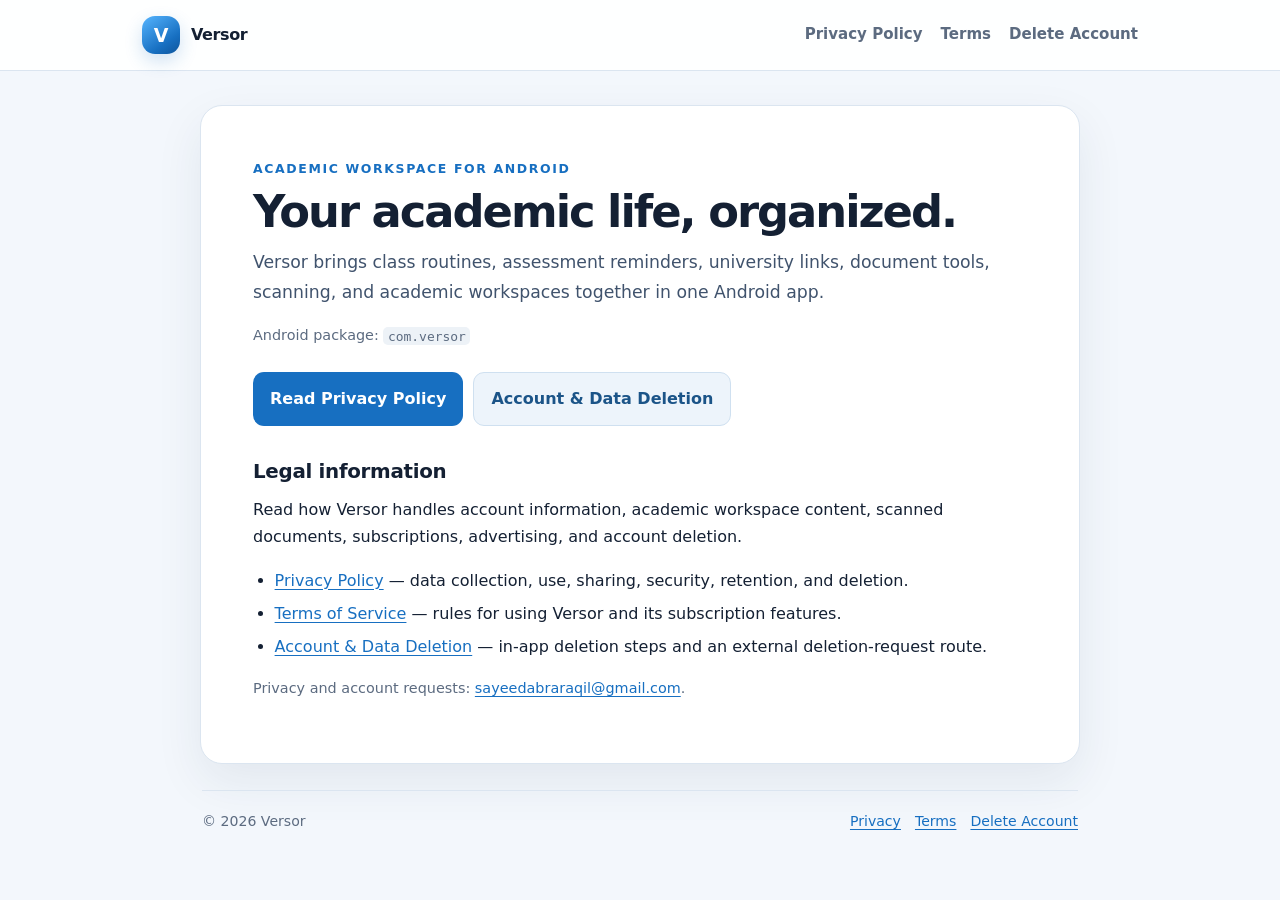
<file: index.html>
<!doctype html>
<html lang="en">
<head>
  <meta charset="utf-8">
  <meta name="viewport" content="width=device-width, initial-scale=1">
  <meta name="description" content="Versor legal information, privacy policy, terms of service, and account deletion instructions.">
  <title>Versor — Legal & Privacy</title>
  <link rel="stylesheet" href="styles.css">
  <script src="site-config.js"></script>
  <script src="site.js" defer></script>
</head>
<body>
  <header class="site-header"><div class="header-inner">
    <a class="brand" href="index.html"><span class="brand-mark">V</span><span>Versor</span></a>
    <nav class="nav" aria-label="Main navigation">
      <a href="privacy.html">Privacy Policy</a><a href="terms.html">Terms</a><a href="delete-account.html">Delete Account</a>
    </nav>
  </div></header>
  <main><section class="paper">
    <div class="eyebrow">Academic workspace for Android</div>
    <h1>Your academic life, organized.</h1>
    <p class="lead">Versor brings class routines, assessment reminders, university links, document tools, scanning, and academic workspaces together in one Android app.</p>
    <p class="meta">Android package: <code>com.versor</code></p>
    <div class="actions">
      <a class="button" href="privacy.html">Read Privacy Policy</a>
      <a class="button secondary" href="delete-account.html">Account &amp; Data Deletion</a>
    </div>
    <h2>Legal information</h2>
    <p>Read how Versor handles account information, academic workspace content, scanned documents, subscriptions, advertising, and account deletion.</p>
    <ul>
      <li><a href="privacy.html">Privacy Policy</a> — data collection, use, sharing, security, retention, and deletion.</li>
      <li><a href="terms.html">Terms of Service</a> — rules for using Versor and its subscription features.</li>
      <li><a href="delete-account.html">Account &amp; Data Deletion</a> — in-app deletion steps and an external deletion-request route.</li>
    </ul>
    <div class="callout warning" data-contact-required>
      <strong>Publication setup required:</strong> the site owner must set a real, monitored privacy contact email in <code>site-config.js</code> before publishing this site or submitting it to Google Play. Do not publish while this notice appears.
    </div>
    <p data-contact-ready class="small hidden">Privacy and account requests: <a data-contact-email href="#">contact Versor</a>.</p>
  </section></main>
  <footer class="site-footer"><div class="footer-inner"><span>© <span id="currentYear"></span> Versor</span><span class="footer-links"><a href="privacy.html">Privacy</a><a href="terms.html">Terms</a><a href="delete-account.html">Delete Account</a></span></div></footer>
</body>
</html>
</file>
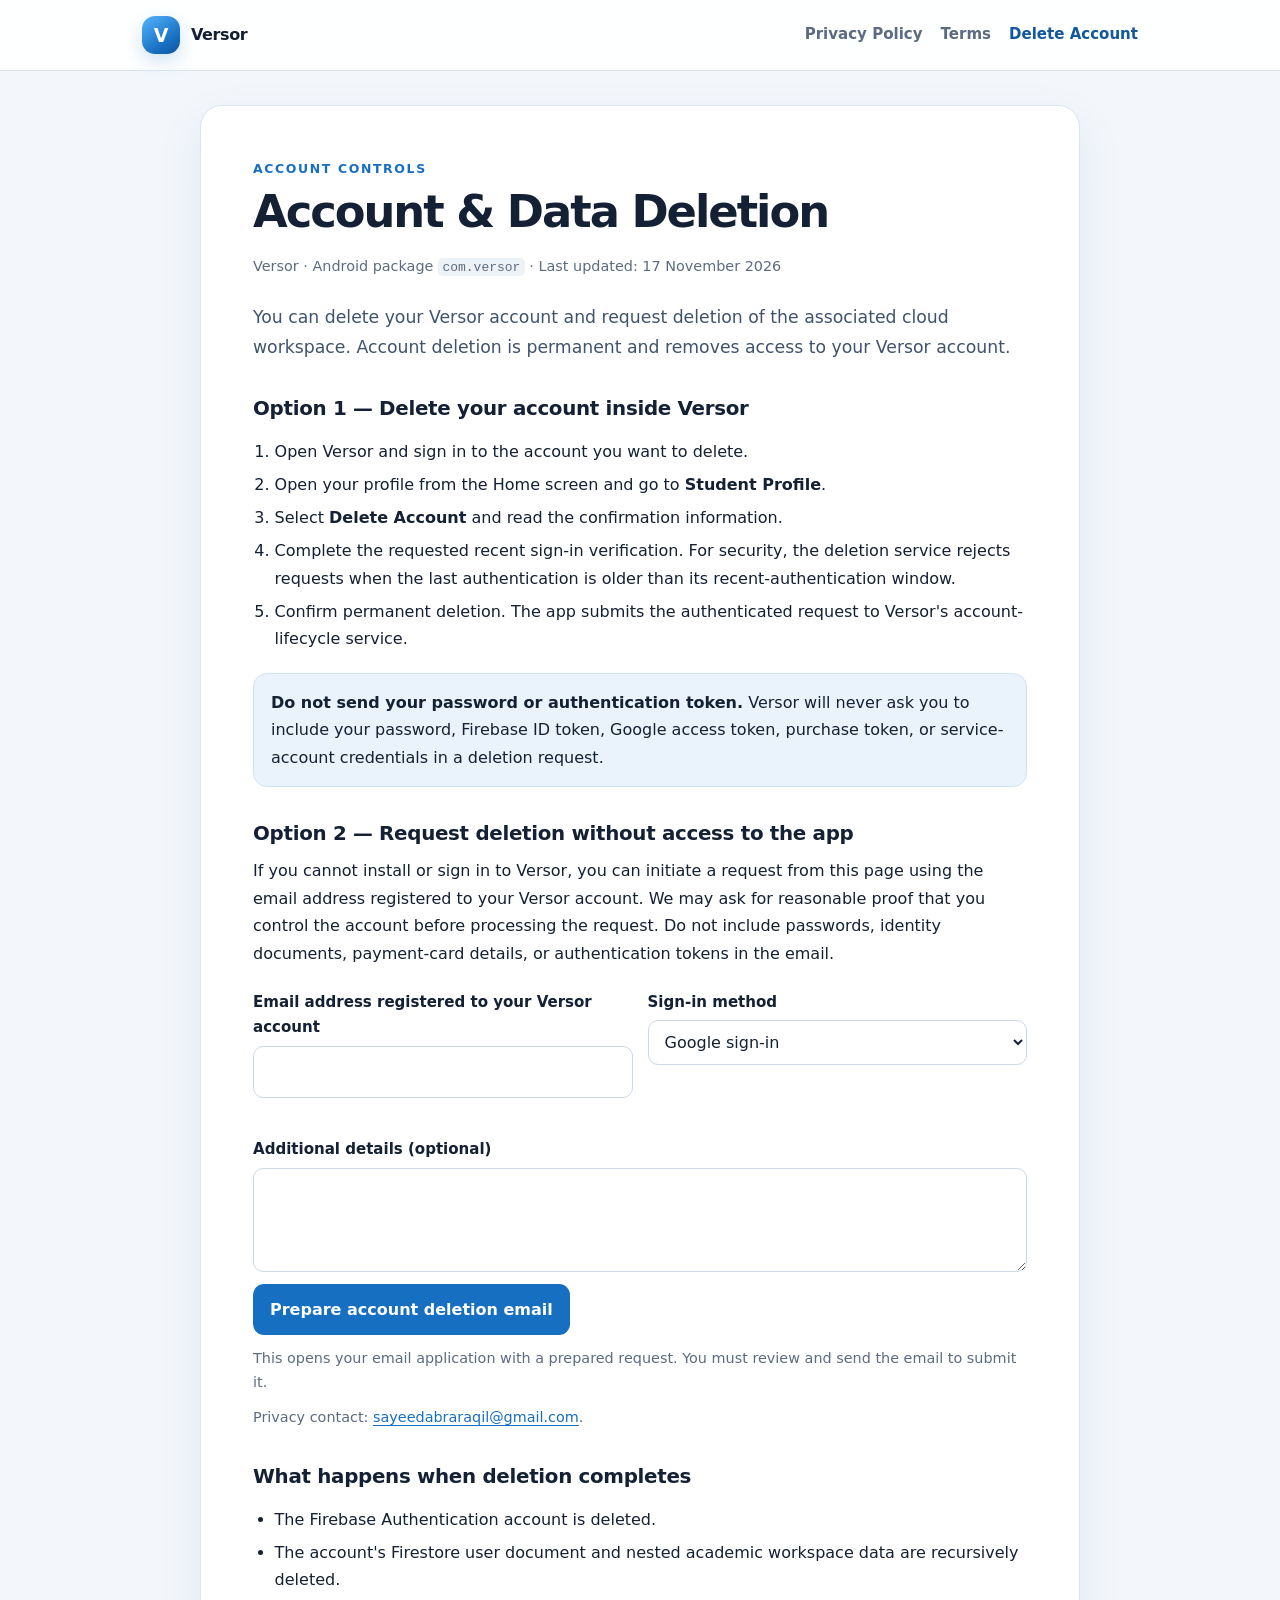
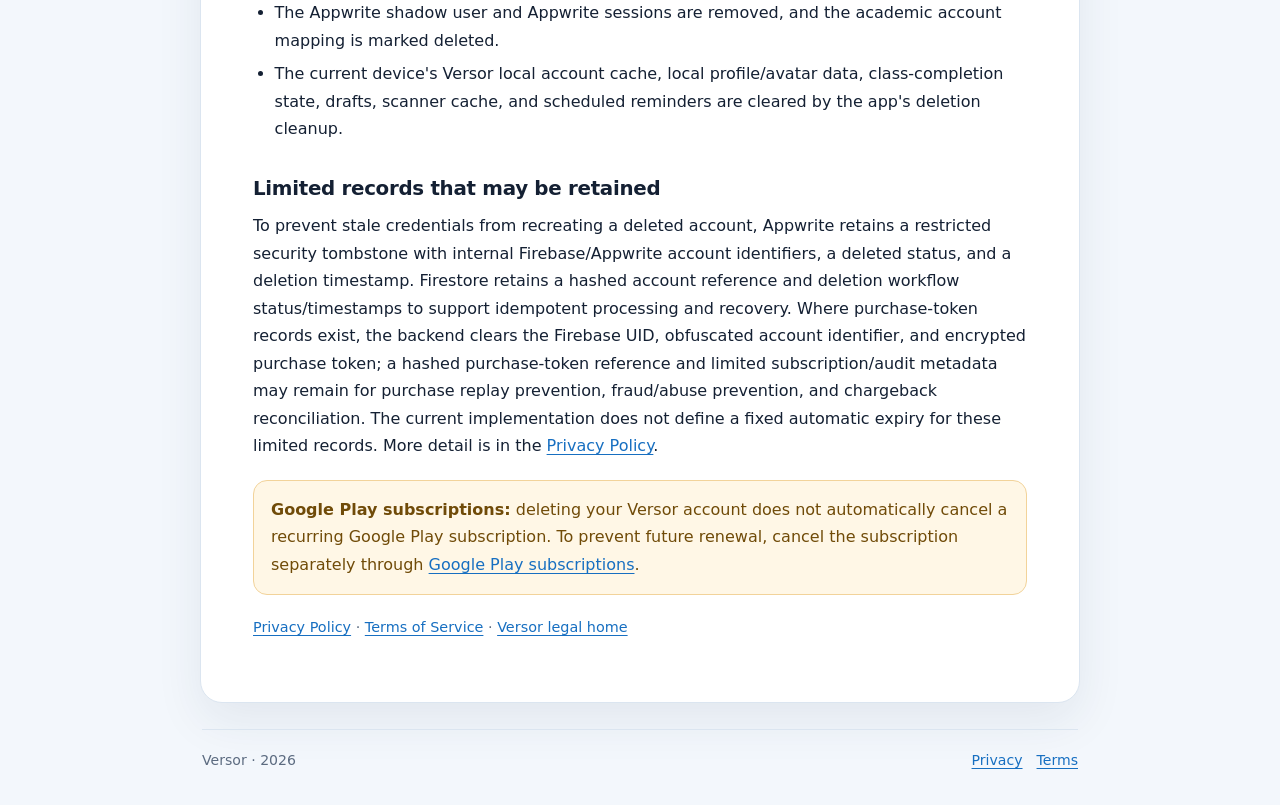
<file: delete-account.html>
<!doctype html>
<html lang="en">
<head>
  <meta charset="utf-8">
  <meta name="viewport" content="width=device-width, initial-scale=1">
  <meta name="description" content="How to request deletion of a Versor account and associated user data.">
  <title>Versor Account &amp; Data Deletion</title>
  <link rel="stylesheet" href="styles.css">
  <script src="site-config.js"></script>
  <script src="site.js" defer></script>
</head>
<body>
  <header class="site-header"><div class="header-inner">
    <a class="brand" href="index.html"><span class="brand-mark">V</span><span>Versor</span></a>
    <nav class="nav" aria-label="Legal navigation"><a href="privacy.html">Privacy Policy</a><a href="terms.html">Terms</a><a href="delete-account.html" aria-current="page">Delete Account</a></nav>
  </div></header>
  <main><article class="paper">
    <div class="eyebrow">Account controls</div>
    <h1>Account &amp; Data Deletion</h1>
    <p class="meta">Versor · Android package <code>com.versor</code> · Last updated: 17 November 2026</p>
    <p class="lead">You can delete your Versor account and request deletion of the associated cloud workspace. Account deletion is permanent and removes access to your Versor account.</p>

    <h2>Option 1 — Delete your account inside Versor</h2>
    <ol>
      <li>Open Versor and sign in to the account you want to delete.</li>
      <li>Open your profile from the Home screen and go to <strong>Student Profile</strong>.</li>
      <li>Select <strong>Delete Account</strong> and read the confirmation information.</li>
      <li>Complete the requested recent sign-in verification. For security, the deletion service rejects requests when the last authentication is older than its recent-authentication window.</li>
      <li>Confirm permanent deletion. The app submits the authenticated request to Versor's account-lifecycle service.</li>
    </ol>
    <div class="callout"><strong>Do not send your password or authentication token.</strong> Versor will never ask you to include your password, Firebase ID token, Google access token, purchase token, or service-account credentials in a deletion request.</div>

    <h2>Option 2 — Request deletion without access to the app</h2>
    <p>If you cannot install or sign in to Versor, you can initiate a request from this page using the email address registered to your Versor account. We may ask for reasonable proof that you control the account before processing the request. Do not include passwords, identity documents, payment-card details, or authentication tokens in the email.</p>

    <div class="callout warning" data-contact-required>
      <strong>External request contact is not configured.</strong> The site owner must set a real, monitored privacy/support email in <code>site-config.js</code>. This external deletion-request route is not ready to publish until that is done.
    </div>
    <div data-contact-ready class="hidden">
      <form id="deletionRequestForm">
        <div class="form-grid">
          <div class="field">
            <label for="registeredEmail">Email address registered to your Versor account</label>
            <input id="registeredEmail" name="registeredEmail" type="email" autocomplete="email" required maxlength="254">
          </div>
          <div class="field">
            <label for="signInMethod">Sign-in method</label>
            <select id="signInMethod" name="signInMethod" required>
              <option value="Google sign-in">Google sign-in</option>
              <option value="Email and password">Email and password</option>
              <option value="Not sure">Not sure</option>
            </select>
          </div>
          <div class="field full">
            <label for="requestDetails">Additional details (optional)</label>
            <textarea id="requestDetails" name="requestDetails" maxlength="1000"></textarea>
          </div>
        </div>
        <button type="submit">Prepare account deletion email</button>
        <p id="formStatus" class="small" role="status" aria-live="polite">This opens your email application with a prepared request. You must review and send the email to submit it.</p>
      </form>
      <p class="small">Privacy contact: <a data-contact-email href="#">contact Versor</a>.</p>
    </div>

    <h2>What happens when deletion completes</h2>
    <ul>
      <li>The Firebase Authentication account is deleted.</li>
      <li>The account's Firestore user document and nested academic workspace data are recursively deleted.</li>
      <li>The Appwrite shadow user and Appwrite sessions are removed, and the academic account mapping is marked deleted.</li>
      <li>The current device's Versor local account cache, local profile/avatar data, class-completion state, drafts, scanner cache, and scheduled reminders are cleared by the app's deletion cleanup.</li>
    </ul>

    <h2>Limited records that may be retained</h2>
    <p>To prevent stale credentials from recreating a deleted account, Appwrite retains a restricted security tombstone with internal Firebase/Appwrite account identifiers, a deleted status, and a deletion timestamp. Firestore retains a hashed account reference and deletion workflow status/timestamps to support idempotent processing and recovery. Where purchase-token records exist, the backend clears the Firebase UID, obfuscated account identifier, and encrypted purchase token; a hashed purchase-token reference and limited subscription/audit metadata may remain for purchase replay prevention, fraud/abuse prevention, and chargeback reconciliation. The current implementation does not define a fixed automatic expiry for these limited records. More detail is in the <a href="privacy.html">Privacy Policy</a>.</p>

    <div class="callout warning">
      <strong>Google Play subscriptions:</strong> deleting your Versor account does not automatically cancel a recurring Google Play subscription. To prevent future renewal, cancel the subscription separately through <a href="https://play.google.com/store/account/subscriptions?package=com.versor" rel="noopener noreferrer">Google Play subscriptions</a>.
    </div>
    <p class="small"><a href="privacy.html">Privacy Policy</a> · <a href="terms.html">Terms of Service</a> · <a href="index.html">Versor legal home</a></p>
  </article></main>
  <footer class="site-footer"><div class="footer-inner"><span>Versor · <span id="currentYear"></span></span><span class="footer-links"><a href="privacy.html">Privacy</a><a href="terms.html">Terms</a></span></div></footer>
</body>
</html>
</file>
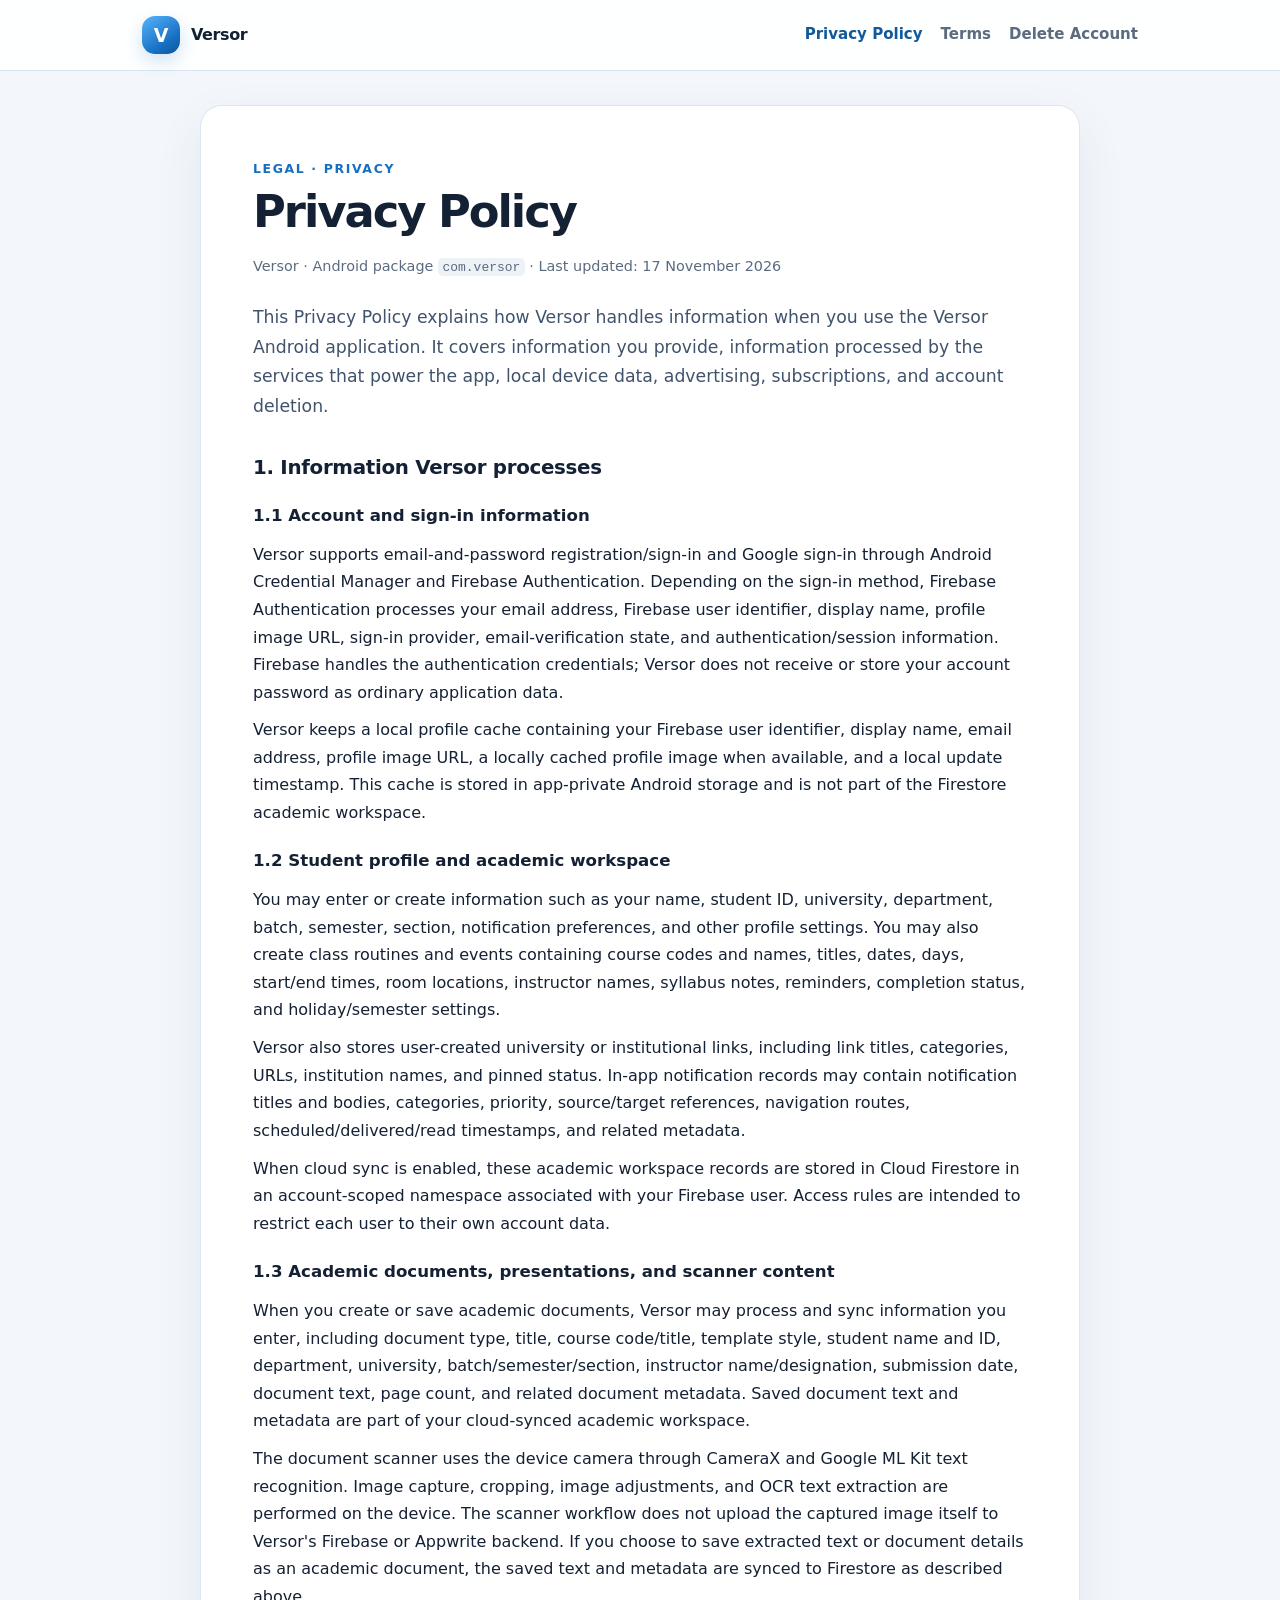
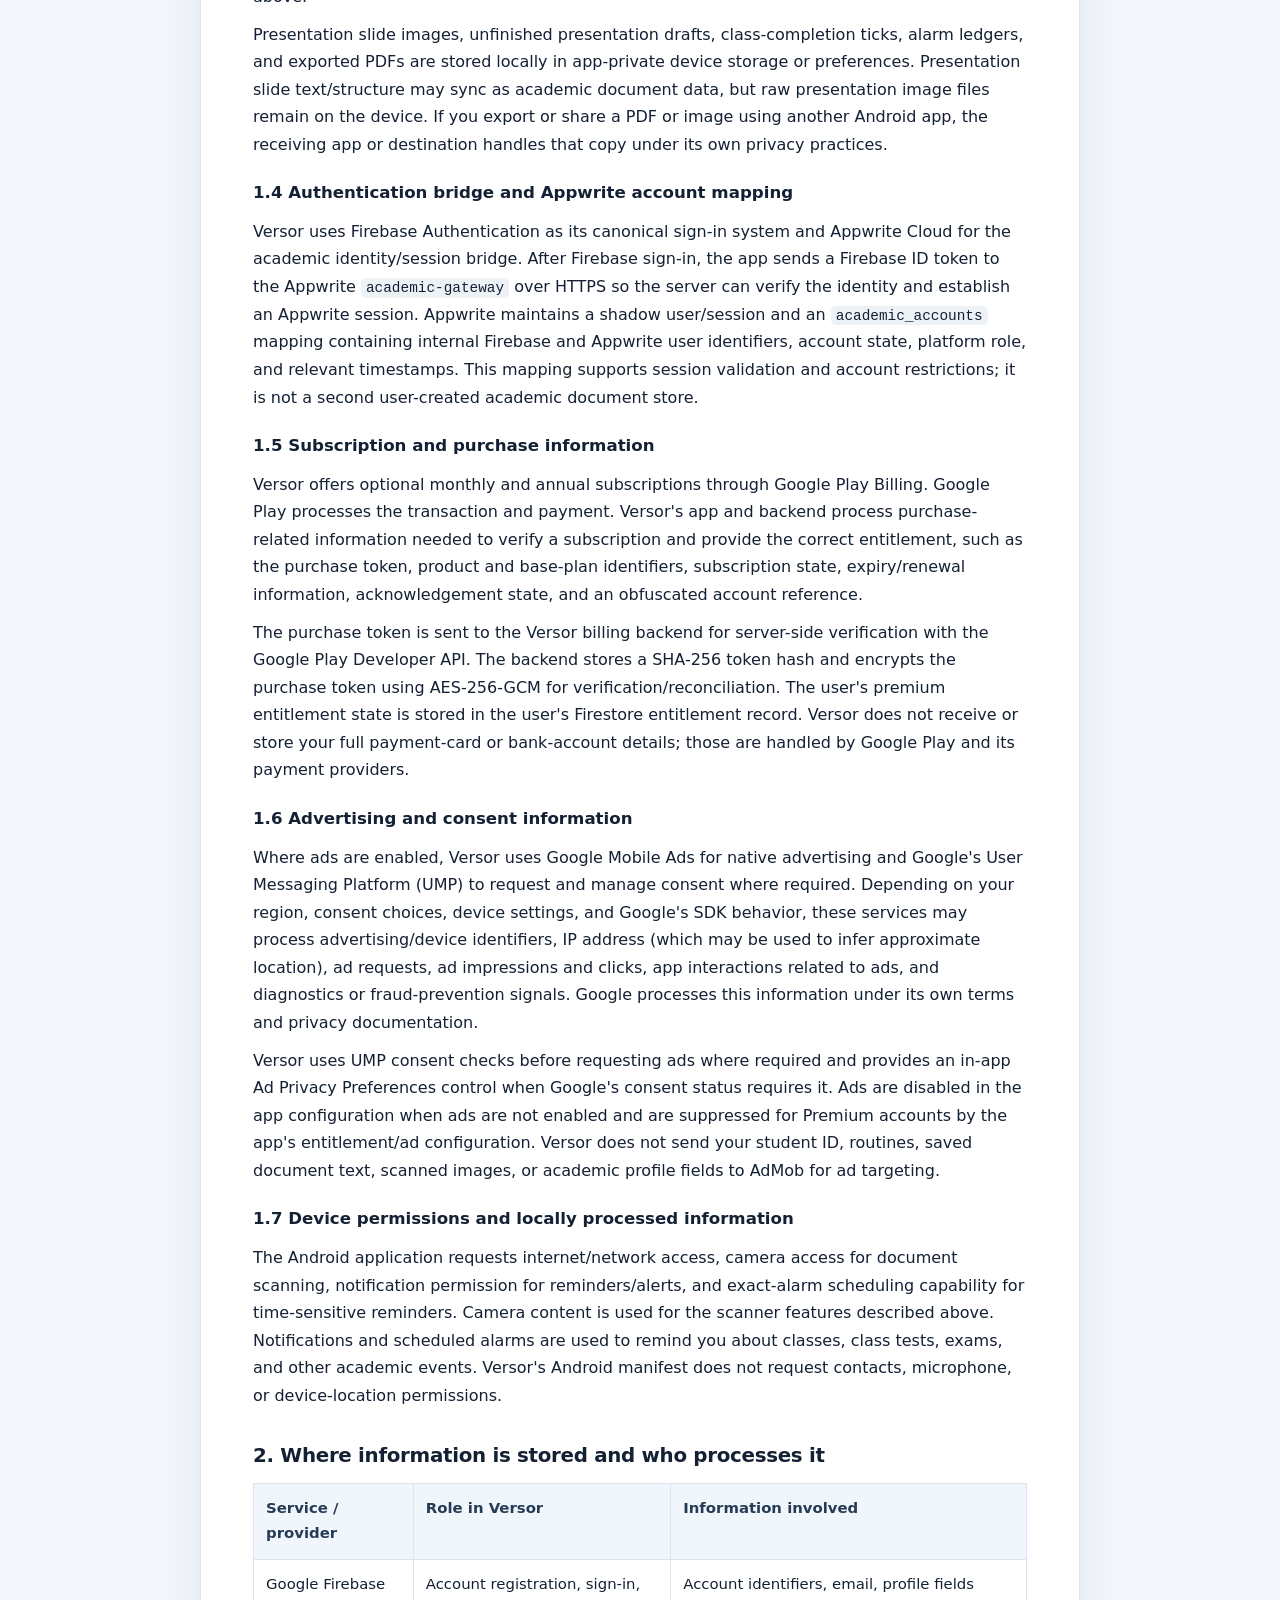
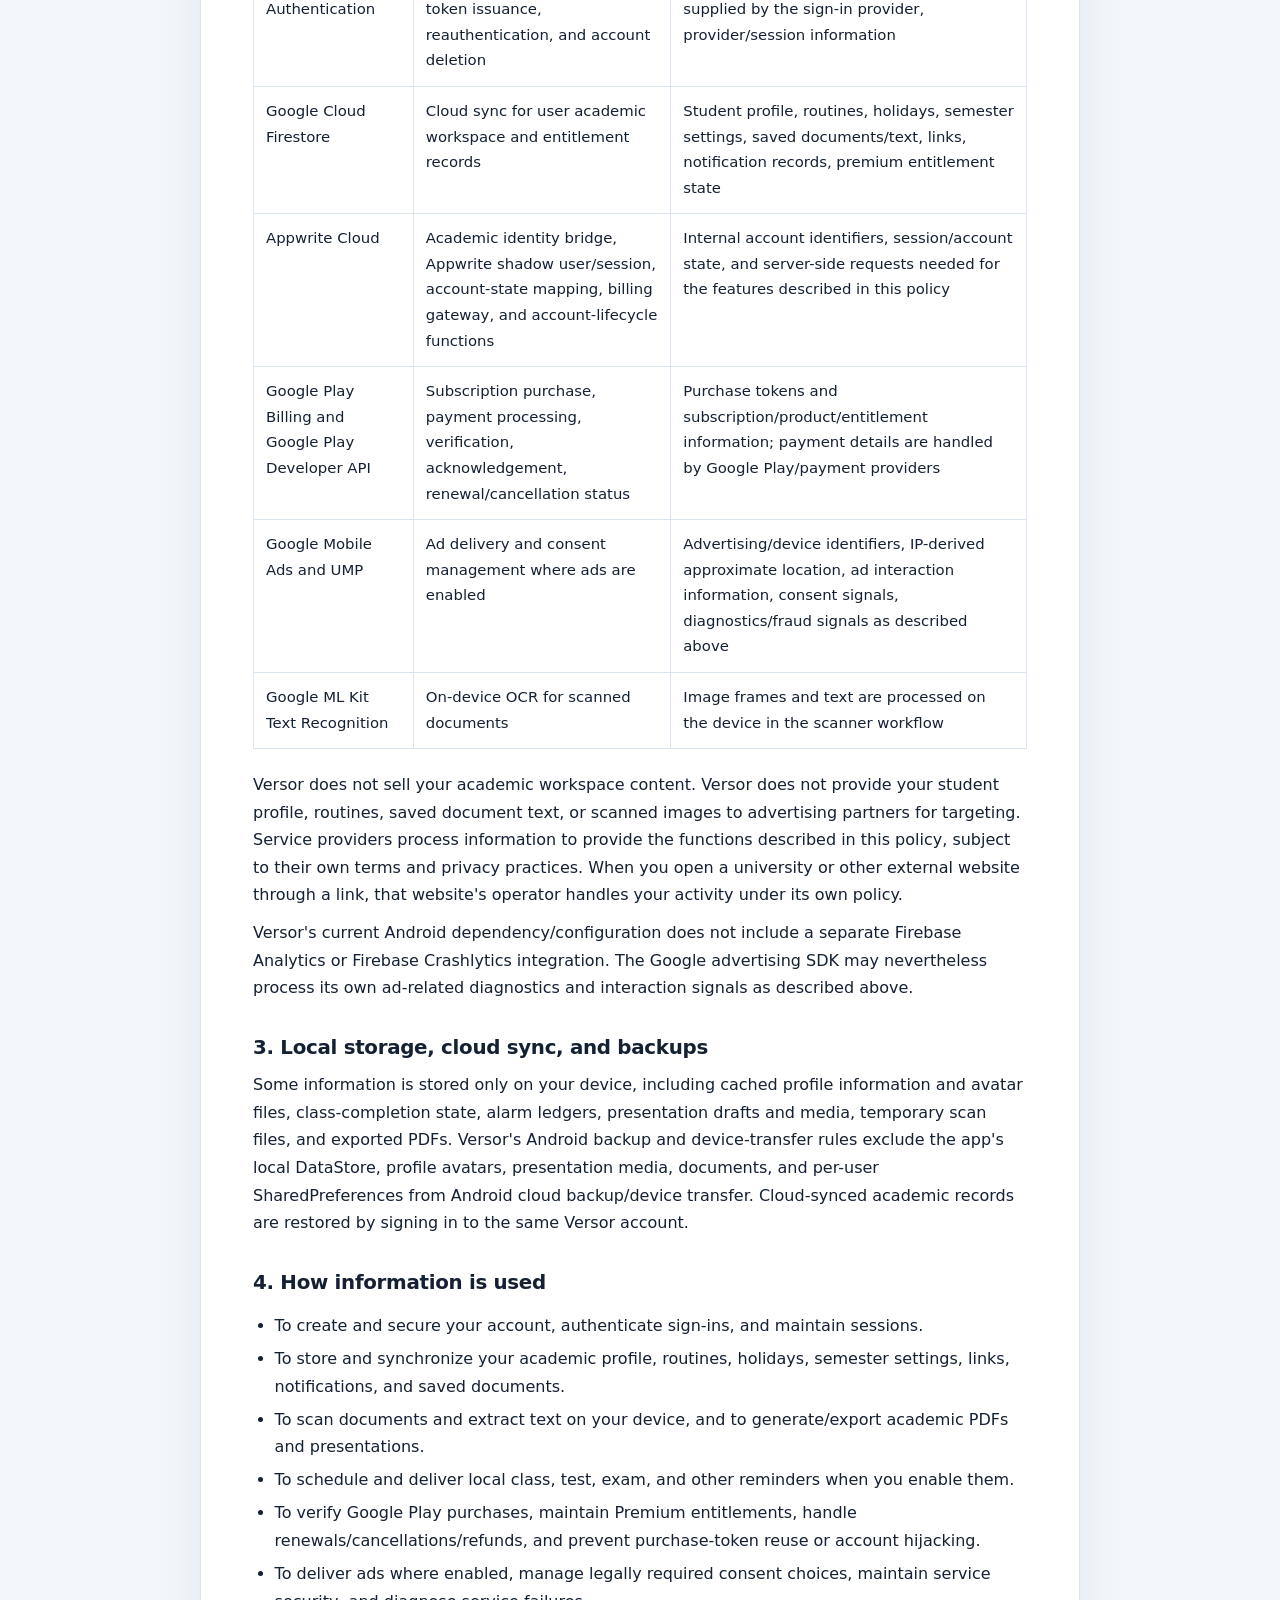
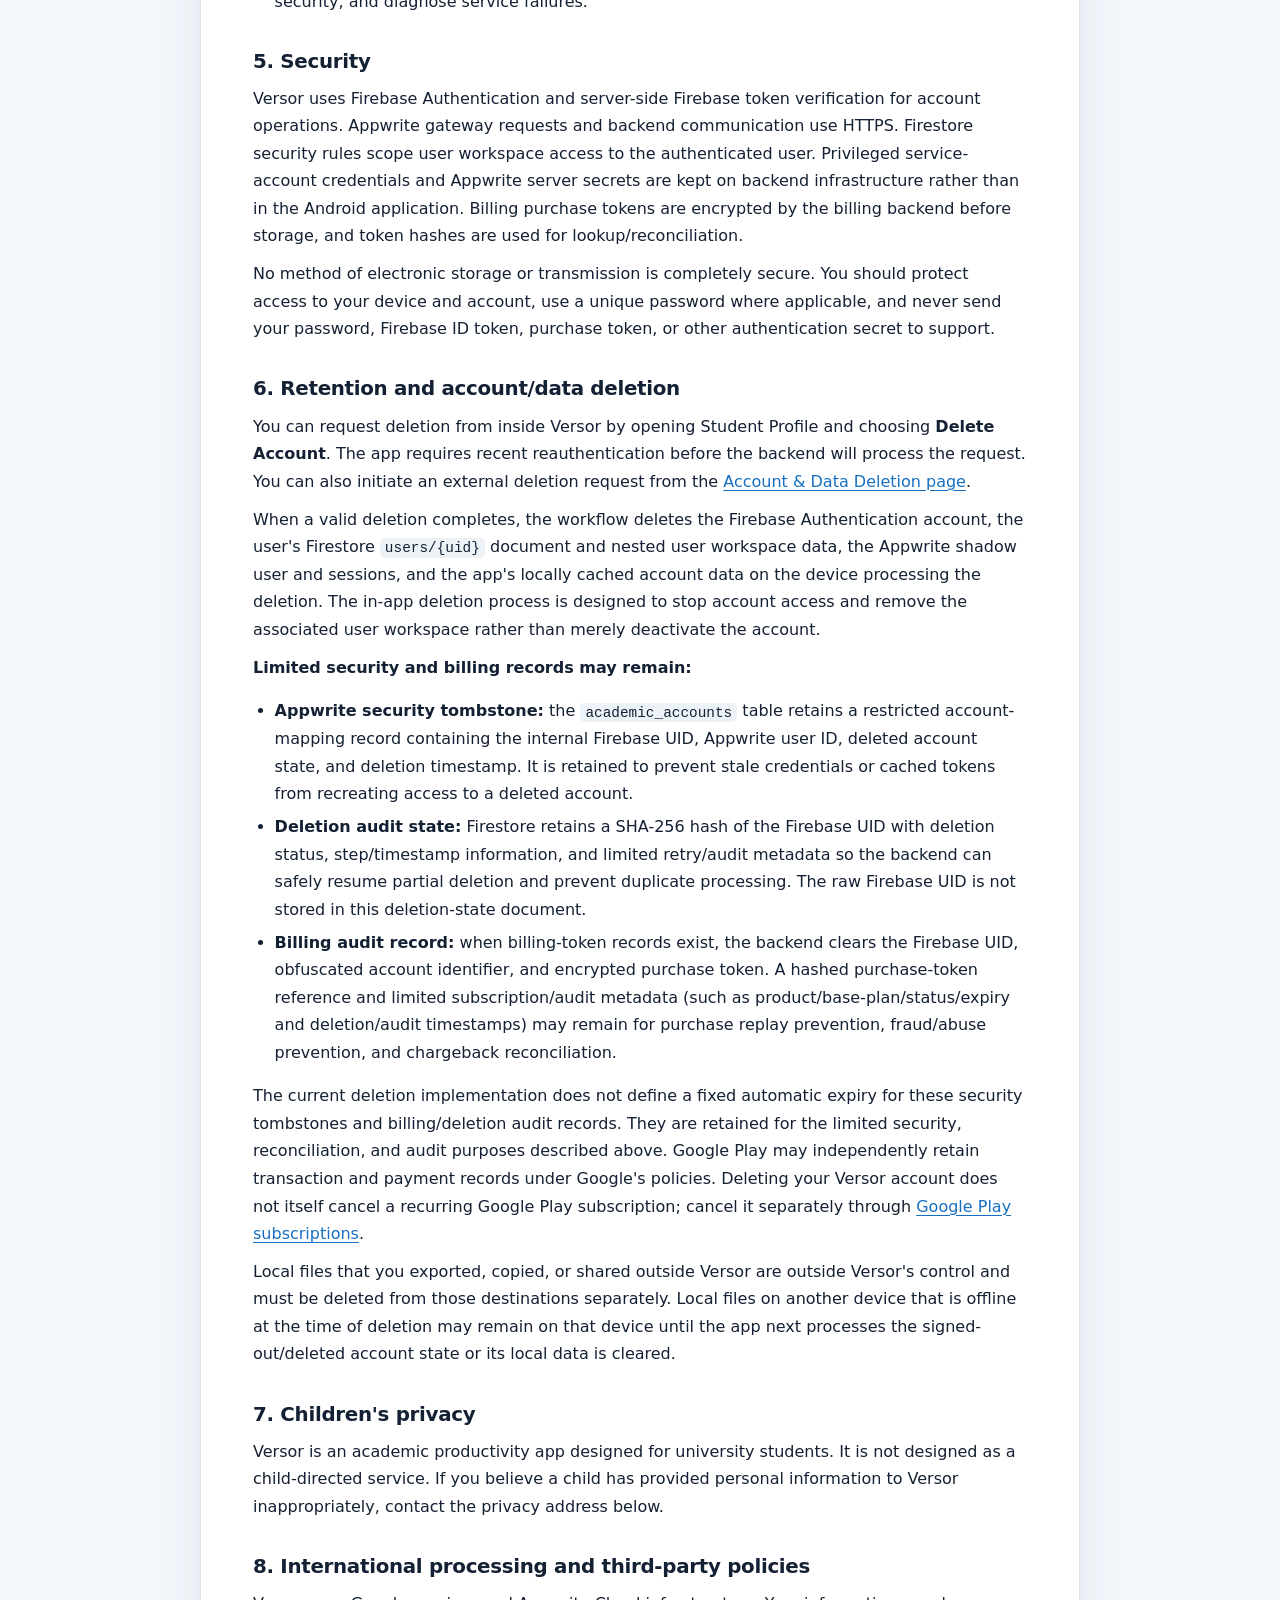
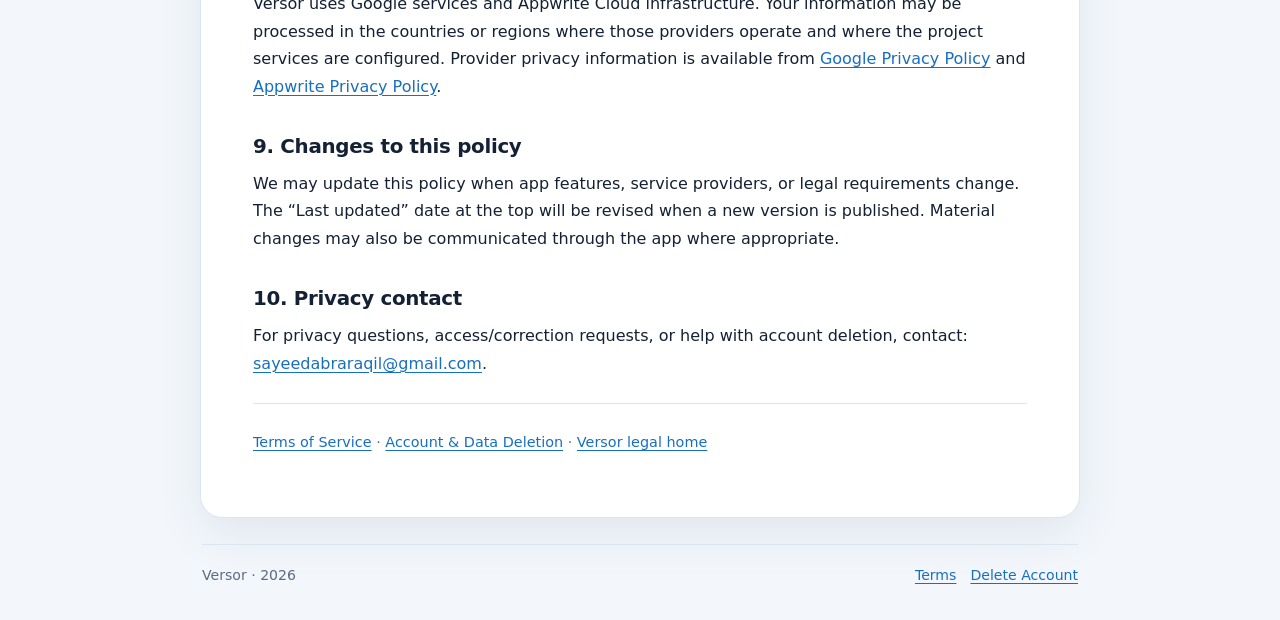
<file: privacy.html>
<!doctype html>
<html lang="en">
<head>
  <meta charset="utf-8">
  <meta name="viewport" content="width=device-width, initial-scale=1">
  <meta name="description" content="Versor Privacy Policy: how the Versor Android app handles account, academic, document, billing, advertising, and device data.">
  <title>Versor Privacy Policy</title>
  <link rel="stylesheet" href="styles.css">
  <script src="site-config.js"></script>
  <script src="site.js" defer></script>
</head>
<body>
  <header class="site-header"><div class="header-inner">
    <a class="brand" href="index.html"><span class="brand-mark">V</span><span>Versor</span></a>
    <nav class="nav" aria-label="Legal navigation"><a href="privacy.html" aria-current="page">Privacy Policy</a><a href="terms.html">Terms</a><a href="delete-account.html">Delete Account</a></nav>
  </div></header>
  <main><article class="paper">
    <div class="eyebrow">Legal · Privacy</div>
    <h1>Privacy Policy</h1>
    <p class="meta">Versor · Android package <code>com.versor</code> · Last updated: 17 November 2026</p>
    <p class="lead">This Privacy Policy explains how Versor handles information when you use the Versor Android application. It covers information you provide, information processed by the services that power the app, local device data, advertising, subscriptions, and account deletion.</p>

    <div class="callout warning" data-contact-required>
      <strong>Before publication:</strong> configure a real, monitored privacy contact email in <code>site-config.js</code>. Google Play requires a privacy point of contact or a way to submit privacy questions. Do not submit this policy while this notice is visible.
    </div>

    <h2>1. Information Versor processes</h2>
    <h3>1.1 Account and sign-in information</h3>
    <p>Versor supports email-and-password registration/sign-in and Google sign-in through Android Credential Manager and Firebase Authentication. Depending on the sign-in method, Firebase Authentication processes your email address, Firebase user identifier, display name, profile image URL, sign-in provider, email-verification state, and authentication/session information. Firebase handles the authentication credentials; Versor does not receive or store your account password as ordinary application data.</p>
    <p>Versor keeps a local profile cache containing your Firebase user identifier, display name, email address, profile image URL, a locally cached profile image when available, and a local update timestamp. This cache is stored in app-private Android storage and is not part of the Firestore academic workspace.</p>

    <h3>1.2 Student profile and academic workspace</h3>
    <p>You may enter or create information such as your name, student ID, university, department, batch, semester, section, notification preferences, and other profile settings. You may also create class routines and events containing course codes and names, titles, dates, days, start/end times, room locations, instructor names, syllabus notes, reminders, completion status, and holiday/semester settings.</p>
    <p>Versor also stores user-created university or institutional links, including link titles, categories, URLs, institution names, and pinned status. In-app notification records may contain notification titles and bodies, categories, priority, source/target references, navigation routes, scheduled/delivered/read timestamps, and related metadata.</p>
    <p>When cloud sync is enabled, these academic workspace records are stored in Cloud Firestore in an account-scoped namespace associated with your Firebase user. Access rules are intended to restrict each user to their own account data.</p>

    <h3>1.3 Academic documents, presentations, and scanner content</h3>
    <p>When you create or save academic documents, Versor may process and sync information you enter, including document type, title, course code/title, template style, student name and ID, department, university, batch/semester/section, instructor name/designation, submission date, document text, page count, and related document metadata. Saved document text and metadata are part of your cloud-synced academic workspace.</p>
    <p>The document scanner uses the device camera through CameraX and Google ML Kit text recognition. Image capture, cropping, image adjustments, and OCR text extraction are performed on the device. The scanner workflow does not upload the captured image itself to Versor's Firebase or Appwrite backend. If you choose to save extracted text or document details as an academic document, the saved text and metadata are synced to Firestore as described above.</p>
    <p>Presentation slide images, unfinished presentation drafts, class-completion ticks, alarm ledgers, and exported PDFs are stored locally in app-private device storage or preferences. Presentation slide text/structure may sync as academic document data, but raw presentation image files remain on the device. If you export or share a PDF or image using another Android app, the receiving app or destination handles that copy under its own privacy practices.</p>

    <h3>1.4 Authentication bridge and Appwrite account mapping</h3>
    <p>Versor uses Firebase Authentication as its canonical sign-in system and Appwrite Cloud for the academic identity/session bridge. After Firebase sign-in, the app sends a Firebase ID token to the Appwrite <code>academic-gateway</code> over HTTPS so the server can verify the identity and establish an Appwrite session. Appwrite maintains a shadow user/session and an <code>academic_accounts</code> mapping containing internal Firebase and Appwrite user identifiers, account state, platform role, and relevant timestamps. This mapping supports session validation and account restrictions; it is not a second user-created academic document store.</p>

    <h3>1.5 Subscription and purchase information</h3>
    <p>Versor offers optional monthly and annual subscriptions through Google Play Billing. Google Play processes the transaction and payment. Versor's app and backend process purchase-related information needed to verify a subscription and provide the correct entitlement, such as the purchase token, product and base-plan identifiers, subscription state, expiry/renewal information, acknowledgement state, and an obfuscated account reference.</p>
    <p>The purchase token is sent to the Versor billing backend for server-side verification with the Google Play Developer API. The backend stores a SHA-256 token hash and encrypts the purchase token using AES-256-GCM for verification/reconciliation. The user's premium entitlement state is stored in the user's Firestore entitlement record. Versor does not receive or store your full payment-card or bank-account details; those are handled by Google Play and its payment providers.</p>

    <h3>1.6 Advertising and consent information</h3>
    <p>Where ads are enabled, Versor uses Google Mobile Ads for native advertising and Google's User Messaging Platform (UMP) to request and manage consent where required. Depending on your region, consent choices, device settings, and Google's SDK behavior, these services may process advertising/device identifiers, IP address (which may be used to infer approximate location), ad requests, ad impressions and clicks, app interactions related to ads, and diagnostics or fraud-prevention signals. Google processes this information under its own terms and privacy documentation.</p>
    <p>Versor uses UMP consent checks before requesting ads where required and provides an in-app Ad Privacy Preferences control when Google's consent status requires it. Ads are disabled in the app configuration when ads are not enabled and are suppressed for Premium accounts by the app's entitlement/ad configuration. Versor does not send your student ID, routines, saved document text, scanned images, or academic profile fields to AdMob for ad targeting.</p>

    <h3>1.7 Device permissions and locally processed information</h3>
    <p>The Android application requests internet/network access, camera access for document scanning, notification permission for reminders/alerts, and exact-alarm scheduling capability for time-sensitive reminders. Camera content is used for the scanner features described above. Notifications and scheduled alarms are used to remind you about classes, class tests, exams, and other academic events. Versor's Android manifest does not request contacts, microphone, or device-location permissions.</p>

    <h2>2. Where information is stored and who processes it</h2>
    <div class="table-wrap"><table>
      <thead><tr><th>Service / provider</th><th>Role in Versor</th><th>Information involved</th></tr></thead>
      <tbody>
        <tr><td>Google Firebase Authentication</td><td>Account registration, sign-in, token issuance, reauthentication, and account deletion</td><td>Account identifiers, email, profile fields supplied by the sign-in provider, provider/session information</td></tr>
        <tr><td>Google Cloud Firestore</td><td>Cloud sync for user academic workspace and entitlement records</td><td>Student profile, routines, holidays, semester settings, saved documents/text, links, notification records, premium entitlement state</td></tr>
        <tr><td>Appwrite Cloud</td><td>Academic identity bridge, Appwrite shadow user/session, account-state mapping, billing gateway, and account-lifecycle functions</td><td>Internal account identifiers, session/account state, and server-side requests needed for the features described in this policy</td></tr>
        <tr><td>Google Play Billing and Google Play Developer API</td><td>Subscription purchase, payment processing, verification, acknowledgement, renewal/cancellation status</td><td>Purchase tokens and subscription/product/entitlement information; payment details are handled by Google Play/payment providers</td></tr>
        <tr><td>Google Mobile Ads and UMP</td><td>Ad delivery and consent management where ads are enabled</td><td>Advertising/device identifiers, IP-derived approximate location, ad interaction information, consent signals, diagnostics/fraud signals as described above</td></tr>
        <tr><td>Google ML Kit Text Recognition</td><td>On-device OCR for scanned documents</td><td>Image frames and text are processed on the device in the scanner workflow</td></tr>
      </tbody>
    </table></div>
    <p>Versor does not sell your academic workspace content. Versor does not provide your student profile, routines, saved document text, or scanned images to advertising partners for targeting. Service providers process information to provide the functions described in this policy, subject to their own terms and privacy practices. When you open a university or other external website through a link, that website's operator handles your activity under its own policy.</p>
    <p>Versor's current Android dependency/configuration does not include a separate Firebase Analytics or Firebase Crashlytics integration. The Google advertising SDK may nevertheless process its own ad-related diagnostics and interaction signals as described above.</p>

    <h2>3. Local storage, cloud sync, and backups</h2>
    <p>Some information is stored only on your device, including cached profile information and avatar files, class-completion state, alarm ledgers, presentation drafts and media, temporary scan files, and exported PDFs. Versor's Android backup and device-transfer rules exclude the app's local DataStore, profile avatars, presentation media, documents, and per-user SharedPreferences from Android cloud backup/device transfer. Cloud-synced academic records are restored by signing in to the same Versor account.</p>

    <h2>4. How information is used</h2>
    <ul>
      <li>To create and secure your account, authenticate sign-ins, and maintain sessions.</li>
      <li>To store and synchronize your academic profile, routines, holidays, semester settings, links, notifications, and saved documents.</li>
      <li>To scan documents and extract text on your device, and to generate/export academic PDFs and presentations.</li>
      <li>To schedule and deliver local class, test, exam, and other reminders when you enable them.</li>
      <li>To verify Google Play purchases, maintain Premium entitlements, handle renewals/cancellations/refunds, and prevent purchase-token reuse or account hijacking.</li>
      <li>To deliver ads where enabled, manage legally required consent choices, maintain service security, and diagnose service failures.</li>
    </ul>

    <h2>5. Security</h2>
    <p>Versor uses Firebase Authentication and server-side Firebase token verification for account operations. Appwrite gateway requests and backend communication use HTTPS. Firestore security rules scope user workspace access to the authenticated user. Privileged service-account credentials and Appwrite server secrets are kept on backend infrastructure rather than in the Android application. Billing purchase tokens are encrypted by the billing backend before storage, and token hashes are used for lookup/reconciliation.</p>
    <p>No method of electronic storage or transmission is completely secure. You should protect access to your device and account, use a unique password where applicable, and never send your password, Firebase ID token, purchase token, or other authentication secret to support.</p>

    <h2>6. Retention and account/data deletion</h2>
    <p>You can request deletion from inside Versor by opening Student Profile and choosing <strong>Delete Account</strong>. The app requires recent reauthentication before the backend will process the request. You can also initiate an external deletion request from the <a href="delete-account.html">Account &amp; Data Deletion page</a>.</p>
    <p>When a valid deletion completes, the workflow deletes the Firebase Authentication account, the user's Firestore <code>users/{uid}</code> document and nested user workspace data, the Appwrite shadow user and sessions, and the app's locally cached account data on the device processing the deletion. The in-app deletion process is designed to stop account access and remove the associated user workspace rather than merely deactivate the account.</p>
    <p><strong>Limited security and billing records may remain:</strong></p>
    <ul>
      <li><strong>Appwrite security tombstone:</strong> the <code>academic_accounts</code> table retains a restricted account-mapping record containing the internal Firebase UID, Appwrite user ID, deleted account state, and deletion timestamp. It is retained to prevent stale credentials or cached tokens from recreating access to a deleted account.</li>
      <li><strong>Deletion audit state:</strong> Firestore retains a SHA-256 hash of the Firebase UID with deletion status, step/timestamp information, and limited retry/audit metadata so the backend can safely resume partial deletion and prevent duplicate processing. The raw Firebase UID is not stored in this deletion-state document.</li>
      <li><strong>Billing audit record:</strong> when billing-token records exist, the backend clears the Firebase UID, obfuscated account identifier, and encrypted purchase token. A hashed purchase-token reference and limited subscription/audit metadata (such as product/base-plan/status/expiry and deletion/audit timestamps) may remain for purchase replay prevention, fraud/abuse prevention, and chargeback reconciliation.</li>
    </ul>
    <p>The current deletion implementation does not define a fixed automatic expiry for these security tombstones and billing/deletion audit records. They are retained for the limited security, reconciliation, and audit purposes described above. Google Play may independently retain transaction and payment records under Google's policies. Deleting your Versor account does not itself cancel a recurring Google Play subscription; cancel it separately through <a href="https://play.google.com/store/account/subscriptions?package=com.versor" rel="noopener noreferrer">Google Play subscriptions</a>.</p>
    <p>Local files that you exported, copied, or shared outside Versor are outside Versor's control and must be deleted from those destinations separately. Local files on another device that is offline at the time of deletion may remain on that device until the app next processes the signed-out/deleted account state or its local data is cleared.</p>

    <h2>7. Children's privacy</h2>
    <p>Versor is an academic productivity app designed for university students. It is not designed as a child-directed service. If you believe a child has provided personal information to Versor inappropriately, contact the privacy address below.</p>

    <h2>8. International processing and third-party policies</h2>
    <p>Versor uses Google services and Appwrite Cloud infrastructure. Your information may be processed in the countries or regions where those providers operate and where the project services are configured. Provider privacy information is available from <a href="https://policies.google.com/privacy" rel="noopener noreferrer">Google Privacy Policy</a> and <a href="https://appwrite.io/privacy" rel="noopener noreferrer">Appwrite Privacy Policy</a>.</p>

    <h2>9. Changes to this policy</h2>
    <p>We may update this policy when app features, service providers, or legal requirements change. The “Last updated” date at the top will be revised when a new version is published. Material changes may also be communicated through the app where appropriate.</p>

    <h2>10. Privacy contact</h2>
    <p>For privacy questions, access/correction requests, or help with account deletion, contact: <a data-contact-email href="#">privacy contact</a>.</p>
    <div class="callout warning" data-contact-required><strong>Publication setup required:</strong> the site owner must configure a real, monitored privacy contact email in <code>site-config.js</code>. This page is not ready for Google Play submission until that contact works.</div>
    <hr>
    <p class="small"><a href="terms.html">Terms of Service</a> · <a href="delete-account.html">Account &amp; Data Deletion</a> · <a href="index.html">Versor legal home</a></p>
  </article></main>
  <footer class="site-footer"><div class="footer-inner"><span>Versor · <span id="currentYear"></span></span><span class="footer-links"><a href="terms.html">Terms</a><a href="delete-account.html">Delete Account</a></span></div></footer>
</body>
</html>
</file>
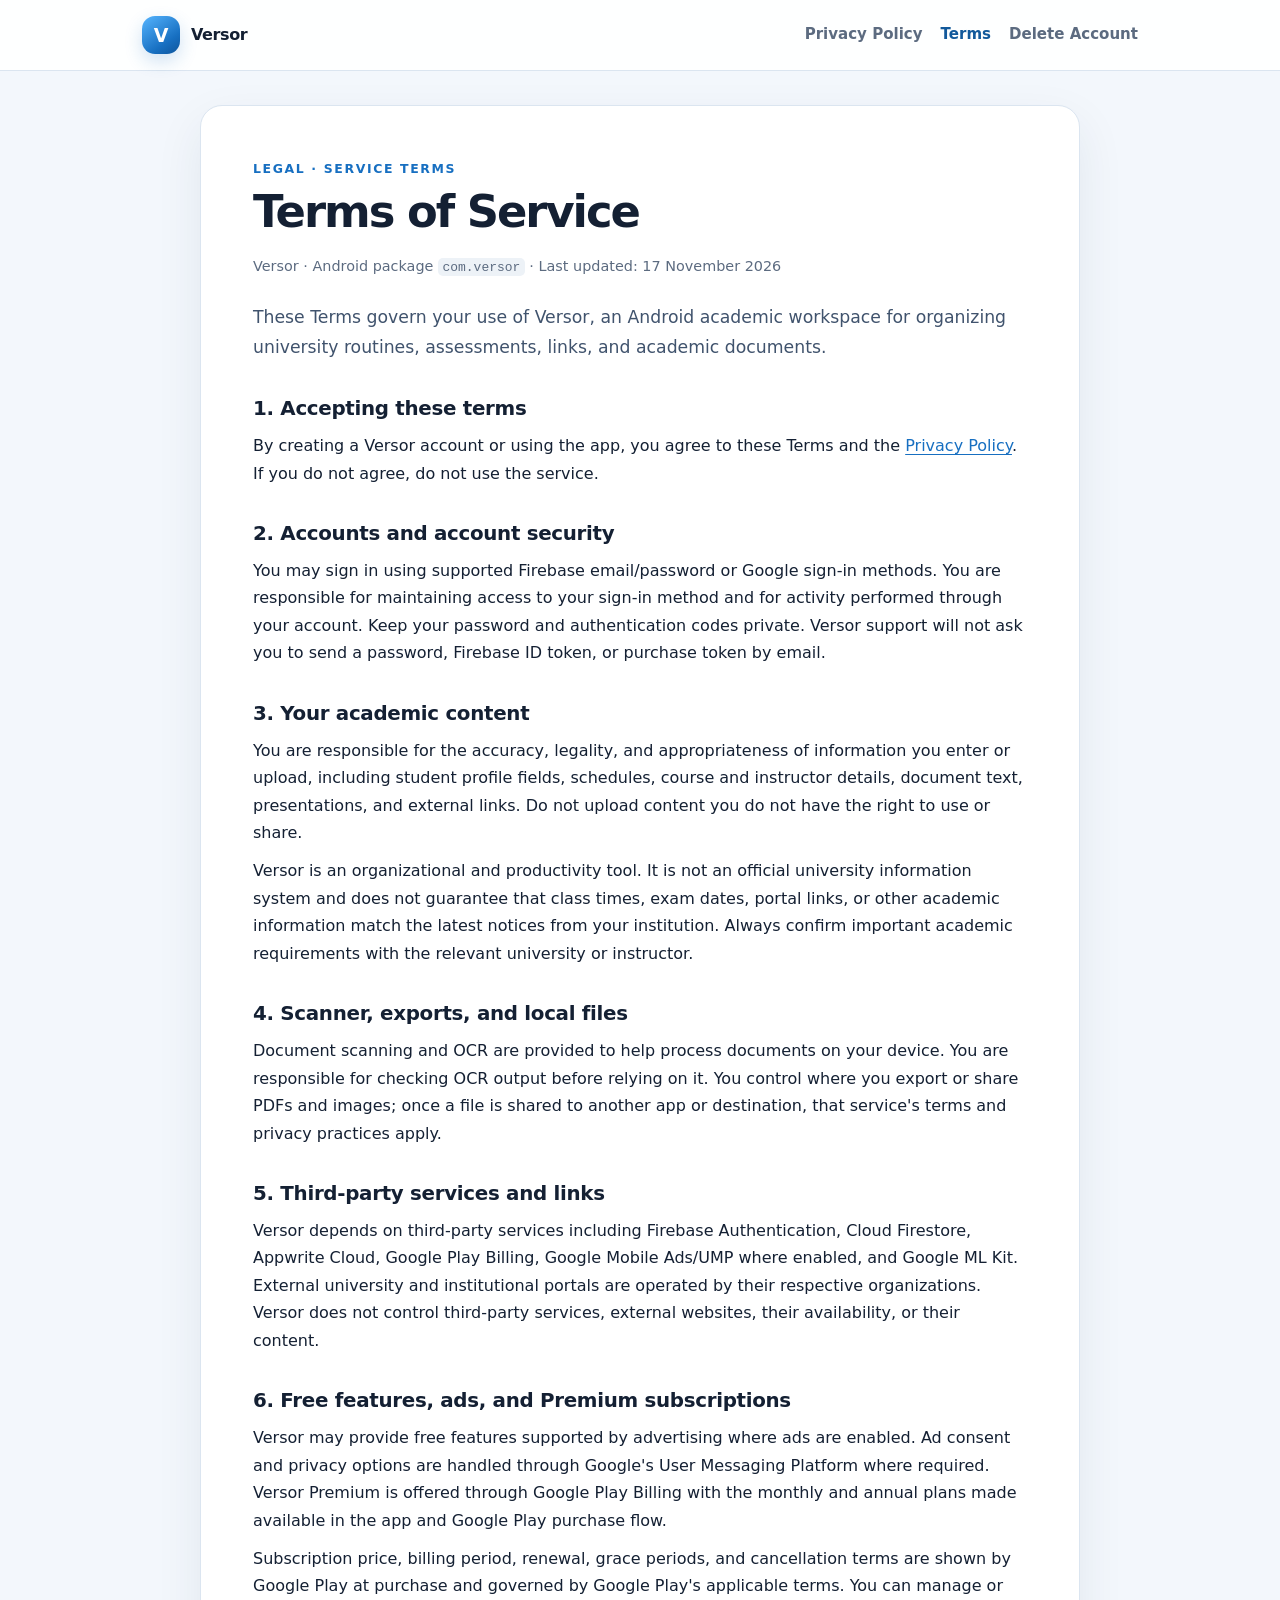
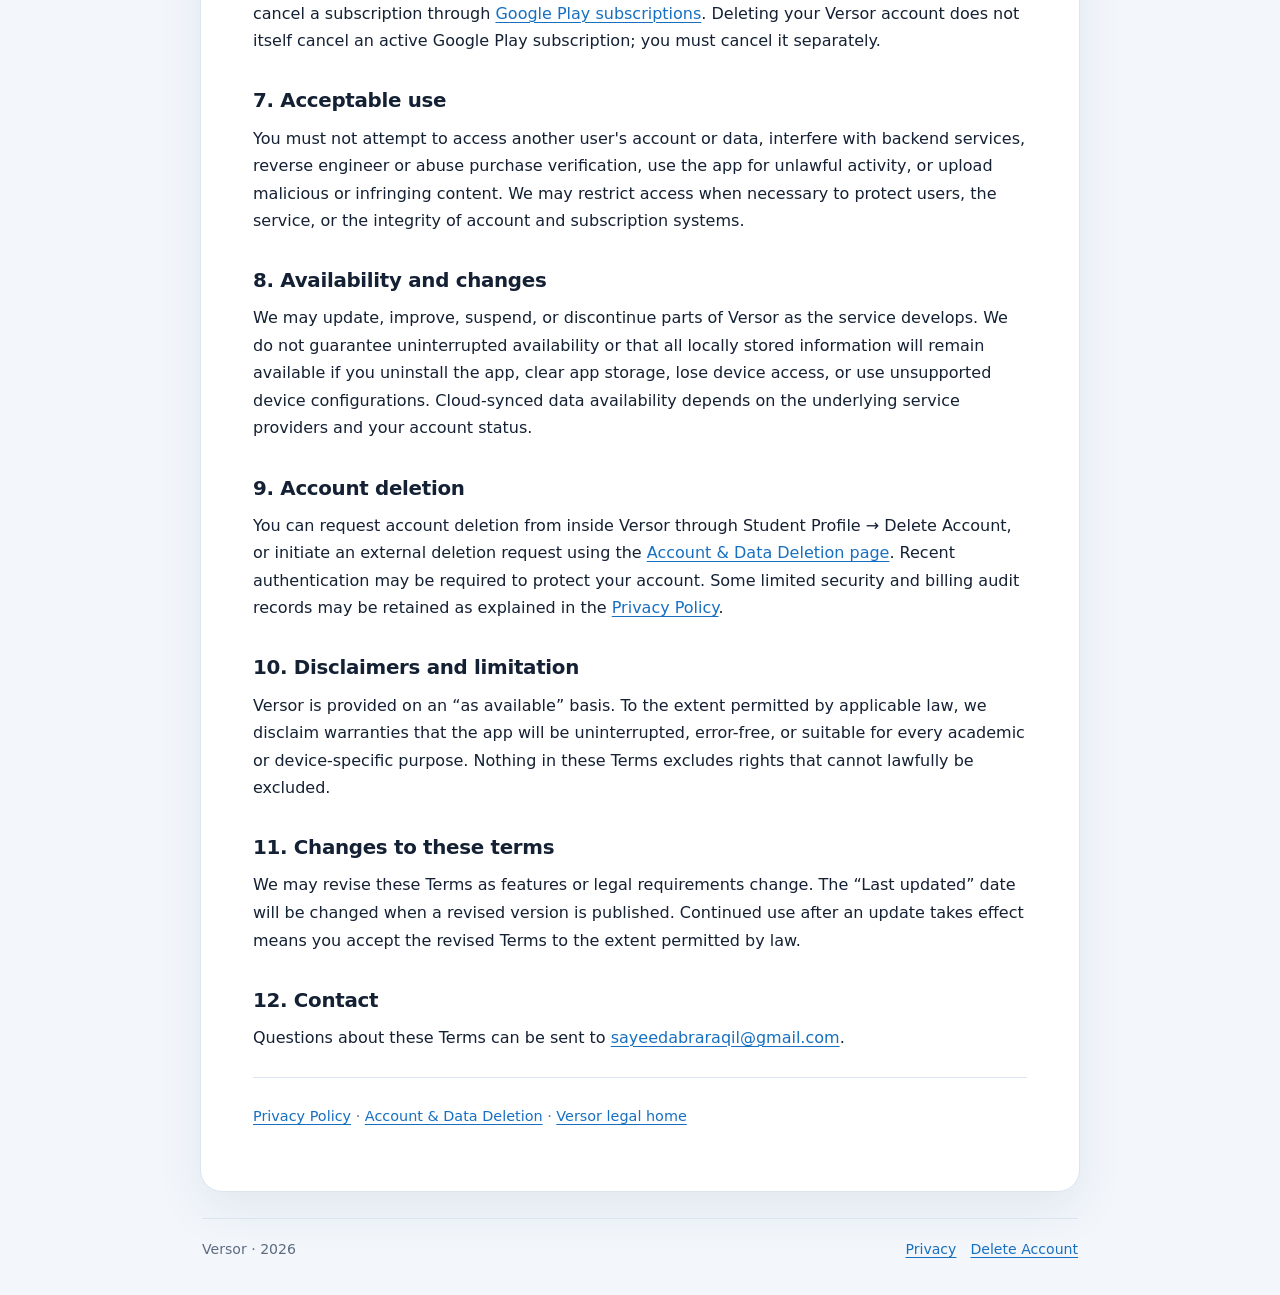
<file: terms.html>
<!doctype html>
<html lang="en">
<head>
  <meta charset="utf-8">
  <meta name="viewport" content="width=device-width, initial-scale=1">
  <meta name="description" content="Versor Terms of Service for the Versor Android academic workspace.">
  <title>Versor Terms of Service</title>
  <link rel="stylesheet" href="styles.css">
  <script src="site-config.js"></script>
  <script src="site.js" defer></script>
</head>
<body>
  <header class="site-header"><div class="header-inner">
    <a class="brand" href="index.html"><span class="brand-mark">V</span><span>Versor</span></a>
    <nav class="nav" aria-label="Legal navigation"><a href="privacy.html">Privacy Policy</a><a href="terms.html" aria-current="page">Terms</a><a href="delete-account.html">Delete Account</a></nav>
  </div></header>
  <main><article class="paper">
    <div class="eyebrow">Legal · Service terms</div>
    <h1>Terms of Service</h1>
    <p class="meta">Versor · Android package <code>com.versor</code> · Last updated: 17 November 2026</p>
    <p class="lead">These Terms govern your use of Versor, an Android academic workspace for organizing university routines, assessments, links, and academic documents.</p>

    <h2>1. Accepting these terms</h2>
    <p>By creating a Versor account or using the app, you agree to these Terms and the <a href="privacy.html">Privacy Policy</a>. If you do not agree, do not use the service.</p>

    <h2>2. Accounts and account security</h2>
    <p>You may sign in using supported Firebase email/password or Google sign-in methods. You are responsible for maintaining access to your sign-in method and for activity performed through your account. Keep your password and authentication codes private. Versor support will not ask you to send a password, Firebase ID token, or purchase token by email.</p>

    <h2>3. Your academic content</h2>
    <p>You are responsible for the accuracy, legality, and appropriateness of information you enter or upload, including student profile fields, schedules, course and instructor details, document text, presentations, and external links. Do not upload content you do not have the right to use or share.</p>
    <p>Versor is an organizational and productivity tool. It is not an official university information system and does not guarantee that class times, exam dates, portal links, or other academic information match the latest notices from your institution. Always confirm important academic requirements with the relevant university or instructor.</p>

    <h2>4. Scanner, exports, and local files</h2>
    <p>Document scanning and OCR are provided to help process documents on your device. You are responsible for checking OCR output before relying on it. You control where you export or share PDFs and images; once a file is shared to another app or destination, that service's terms and privacy practices apply.</p>

    <h2>5. Third-party services and links</h2>
    <p>Versor depends on third-party services including Firebase Authentication, Cloud Firestore, Appwrite Cloud, Google Play Billing, Google Mobile Ads/UMP where enabled, and Google ML Kit. External university and institutional portals are operated by their respective organizations. Versor does not control third-party services, external websites, their availability, or their content.</p>

    <h2>6. Free features, ads, and Premium subscriptions</h2>
    <p>Versor may provide free features supported by advertising where ads are enabled. Ad consent and privacy options are handled through Google's User Messaging Platform where required. Versor Premium is offered through Google Play Billing with the monthly and annual plans made available in the app and Google Play purchase flow.</p>
    <p>Subscription price, billing period, renewal, grace periods, and cancellation terms are shown by Google Play at purchase and governed by Google Play's applicable terms. You can manage or cancel a subscription through <a href="https://play.google.com/store/account/subscriptions?package=com.versor" rel="noopener noreferrer">Google Play subscriptions</a>. Deleting your Versor account does not itself cancel an active Google Play subscription; you must cancel it separately.</p>

    <h2>7. Acceptable use</h2>
    <p>You must not attempt to access another user's account or data, interfere with backend services, reverse engineer or abuse purchase verification, use the app for unlawful activity, or upload malicious or infringing content. We may restrict access when necessary to protect users, the service, or the integrity of account and subscription systems.</p>

    <h2>8. Availability and changes</h2>
    <p>We may update, improve, suspend, or discontinue parts of Versor as the service develops. We do not guarantee uninterrupted availability or that all locally stored information will remain available if you uninstall the app, clear app storage, lose device access, or use unsupported device configurations. Cloud-synced data availability depends on the underlying service providers and your account status.</p>

    <h2>9. Account deletion</h2>
    <p>You can request account deletion from inside Versor through Student Profile → Delete Account, or initiate an external deletion request using the <a href="delete-account.html">Account &amp; Data Deletion page</a>. Recent authentication may be required to protect your account. Some limited security and billing audit records may be retained as explained in the <a href="privacy.html#">Privacy Policy</a>.</p>

    <h2>10. Disclaimers and limitation</h2>
    <p>Versor is provided on an “as available” basis. To the extent permitted by applicable law, we disclaim warranties that the app will be uninterrupted, error-free, or suitable for every academic or device-specific purpose. Nothing in these Terms excludes rights that cannot lawfully be excluded.</p>

    <h2>11. Changes to these terms</h2>
    <p>We may revise these Terms as features or legal requirements change. The “Last updated” date will be changed when a revised version is published. Continued use after an update takes effect means you accept the revised Terms to the extent permitted by law.</p>

    <h2>12. Contact</h2>
    <p>Questions about these Terms can be sent to <a data-contact-email href="#">Versor's privacy/support contact</a>.</p>
    <div class="callout warning" data-contact-required><strong>Publication setup required:</strong> configure a real, monitored contact email in <code>site-config.js</code> before publishing.</div>
    <hr><p class="small"><a href="privacy.html">Privacy Policy</a> · <a href="delete-account.html">Account &amp; Data Deletion</a> · <a href="index.html">Versor legal home</a></p>
  </article></main>
  <footer class="site-footer"><div class="footer-inner"><span>Versor · <span id="currentYear"></span></span><span class="footer-links"><a href="privacy.html">Privacy</a><a href="delete-account.html">Delete Account</a></span></div></footer>
</body>
</html>
</file>
<file: styles.css>
:root {
  color-scheme: light;
  --ink: #142033;
  --muted: #5c6b80;
  --blue: #176fc1;
  --blue-dark: #12599b;
  --surface: #ffffff;
  --canvas: #f3f7fc;
  --line: #dbe5f0;
  --soft: #eaf3fc;
  --warning-bg: #fff7e6;
  --warning-line: #f2d39a;
  --warning-ink: #704b08;
  --shadow: 0 18px 48px rgba(23, 50, 82, .08);
}
* { box-sizing: border-box; }
html { scroll-behavior: smooth; }
body {
  margin: 0;
  background: var(--canvas);
  color: var(--ink);
  font: 16px/1.72 Inter, ui-sans-serif, system-ui, -apple-system, BlinkMacSystemFont, "Segoe UI", sans-serif;
}
a { color: var(--blue); text-decoration-thickness: .08em; text-underline-offset: .18em; }
a:hover { color: var(--blue-dark); }
.site-header {
  background: rgba(255,255,255,.96);
  border-bottom: 1px solid var(--line);
}
.header-inner {
  max-width: 1040px;
  margin: 0 auto;
  padding: 16px 22px;
  display: flex;
  justify-content: space-between;
  align-items: center;
  gap: 18px;
}
.brand { display: flex; align-items: center; gap: 11px; color: var(--ink); text-decoration: none; font-weight: 800; letter-spacing: -.025em; }
.brand-mark {
  width: 38px; height: 38px; border-radius: 13px;
  display: grid; place-items: center;
  color: white; font-weight: 900; font-size: 19px;
  background: linear-gradient(145deg, #56b5ff, #176fc1 68%, #0e559b);
  box-shadow: 0 7px 18px rgba(23,111,193,.2);
}
.nav { display: flex; flex-wrap: wrap; gap: 8px 18px; align-items: center; }
.nav a { color: var(--muted); text-decoration: none; font-size: .94rem; font-weight: 650; }
.nav a[aria-current="page"] { color: var(--blue-dark); }
main { max-width: 920px; margin: 34px auto 56px; padding: 0 20px; }
.paper {
  background: var(--surface); border: 1px solid var(--line); border-radius: 22px;
  box-shadow: var(--shadow); padding: clamp(24px, 5vw, 52px);
}
.eyebrow { color: var(--blue); font-size: .78rem; font-weight: 800; letter-spacing: .13em; text-transform: uppercase; }
h1 { margin: 8px 0 8px; font-size: clamp(2rem, 5vw, 2.8rem); line-height: 1.12; letter-spacing: -.045em; }
h2 { margin: 2.1rem 0 .55rem; font-size: 1.24rem; line-height: 1.3; letter-spacing: -.015em; }
h3 { margin: 1.3rem 0 .35rem; font-size: 1.04rem; }
p { margin: .65rem 0; }
.lead { color: #40536d; font-size: 1.08rem; max-width: 72ch; }
.meta { color: var(--muted); font-size: .9rem; margin: 16px 0 24px; }
hr { border: 0; border-top: 1px solid var(--line); margin: 26px 0; }
ul, ol { padding-left: 1.35rem; }
li { margin: .35rem 0; }
.callout {
  margin: 20px 0; padding: 15px 17px; border-radius: 14px;
  background: var(--soft); border: 1px solid #cfe2f5;
}
.callout.warning { background: var(--warning-bg); border-color: var(--warning-line); color: var(--warning-ink); }
.table-wrap { width: 100%; overflow-x: auto; margin: 14px 0 22px; }
table { width: 100%; border-collapse: collapse; min-width: 690px; font-size: .93rem; }
th, td { border: 1px solid var(--line); padding: 12px; text-align: left; vertical-align: top; }
th { background: #f0f6fc; color: #263b55; }
code { padding: .12em .35em; border-radius: 5px; background: #edf2f7; font-size: .9em; overflow-wrap: anywhere; }
.button, button {
  display: inline-flex; align-items: center; justify-content: center; gap: 8px;
  border: 0; border-radius: 11px; padding: 12px 17px;
  background: var(--blue); color: white; text-decoration: none;
  font: inherit; font-weight: 750; cursor: pointer;
}
.button:hover, button:hover { background: var(--blue-dark); color: white; }
.button.secondary { background: #edf4fb; color: #1b5488; border: 1px solid #cfe0f0; }
.button.secondary:hover { background: #e1eef9; }
.button:focus-visible, button:focus-visible, a:focus-visible, input:focus-visible, textarea:focus-visible, select:focus-visible { outline: 3px solid #80baf0; outline-offset: 3px; }
.actions { display: flex; flex-wrap: wrap; gap: 10px; margin: 22px 0; }
.form-grid { display: grid; grid-template-columns: 1fr 1fr; gap: 15px; }
.field { display: flex; flex-direction: column; gap: 5px; margin: 12px 0; }
.field.full { grid-column: 1 / -1; }
label { font-weight: 700; font-size: .94rem; }
input, select, textarea { width: 100%; border: 1px solid #cbd8e6; border-radius: 10px; background: #fff; padding: 11px 12px; color: var(--ink); font: inherit; }
textarea { min-height: 104px; resize: vertical; }
.small { color: var(--muted); font-size: .9rem; }
.site-footer { max-width: 920px; margin: -30px auto 34px; padding: 0 22px; color: var(--muted); font-size: .88rem; }
.footer-inner { border-top: 1px solid var(--line); padding-top: 18px; display: flex; flex-wrap: wrap; justify-content: space-between; gap: 10px 22px; }
.footer-links { display: flex; flex-wrap: wrap; gap: 14px; }
.hidden { display: none !important; }
@media (max-width: 650px) {
  .header-inner { align-items: flex-start; flex-direction: column; }
  main { margin-top: 20px; padding: 0 12px; }
  .paper { border-radius: 16px; padding: 23px 19px; }
  .form-grid { grid-template-columns: 1fr; }
  .field.full { grid-column: auto; }
  .site-footer { padding: 0 14px; }
}
@media print {
  body { background: #fff; }
  .site-header, .site-footer, .actions, .button, button { display: none !important; }
  main { max-width: none; margin: 0; padding: 0; }
  .paper { border: 0; box-shadow: none; padding: 0; }
}
</file>
